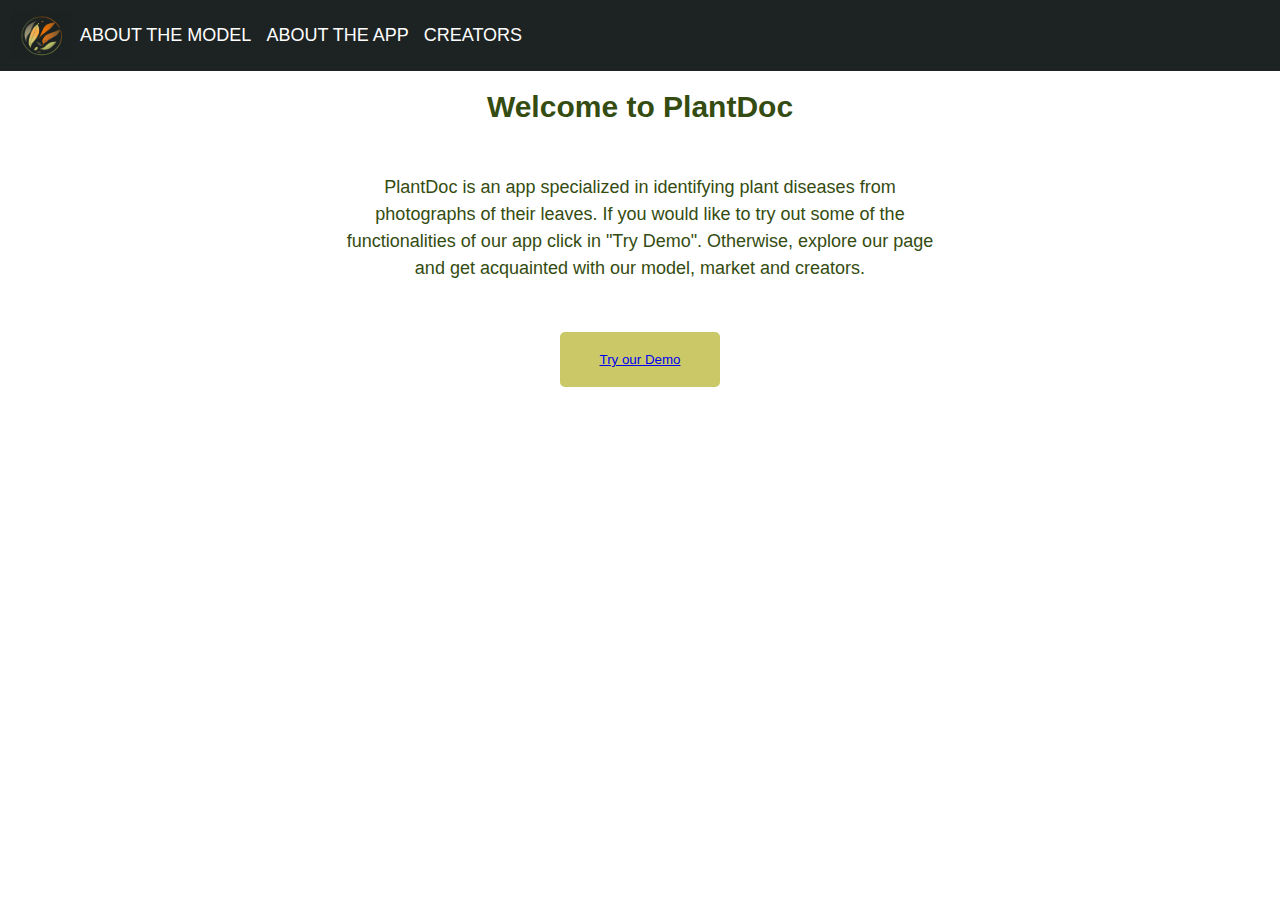
<file: index.html>
<!DOCTYPE html>
<html lang="en">
<head>
  <meta charset="UTF-8">
  <meta name="viewport" content="width=device-width, initial-scale=1.0">
  <link rel="stylesheet" href="./styles.css">
  <title>PlantDoc Demo</title>

</head>
<body>
  <header>
    <div class="top-bar">
      <div class="logo">
        <a href="./index.html">
          <img src="assets/logo.png" alt="Logo">
        </a>
      </div>
      <nav>
        <ul>
          <li><a href="./public/model_about.html">ABOUT THE MODEL</a></li>
          <li><a href="./public/app_about.html">ABOUT THE APP</a></li>
          <li><a href="./public/creators_about.html">CREATORS</a></li>
        </ul>
      </nav>
    </div>
  </header>

  <main>
    <section id="welcome-section">
      <div class="container">
        <h1>Welcome to PlantDoc</h1>
        <p class="justify">PlantDoc is an app specialized in identifying plant diseases from photographs of their leaves. If you would like to try out some of the functionalities of our app click in "Try Demo". Otherwise, explore our page and get acquainted with our model, market and creators.</p>
        <div class="try-demo-button-container">
          <button class="try-demo-button"><a href="./public/demo.html">Try our Demo</a></button>
        </div>
      </div>
    </section>
  </main>
</body>
</html>
</file>
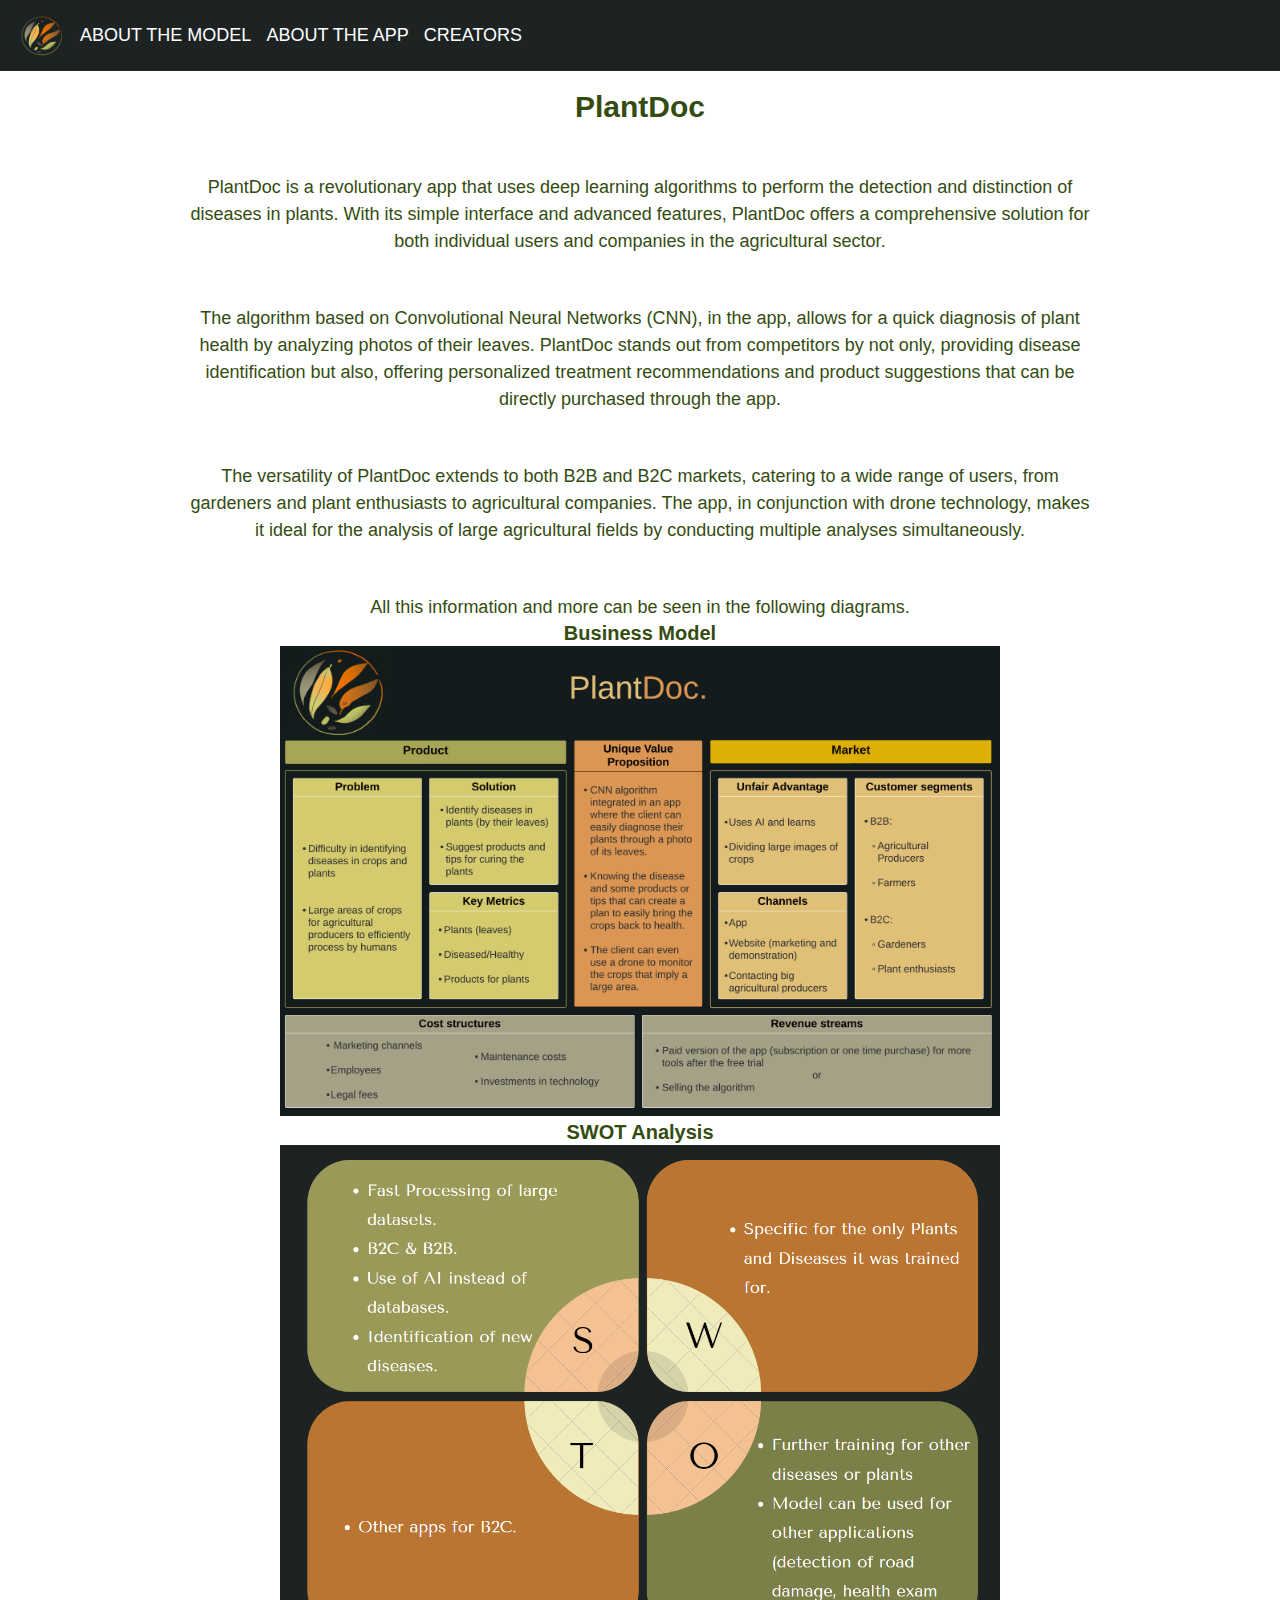
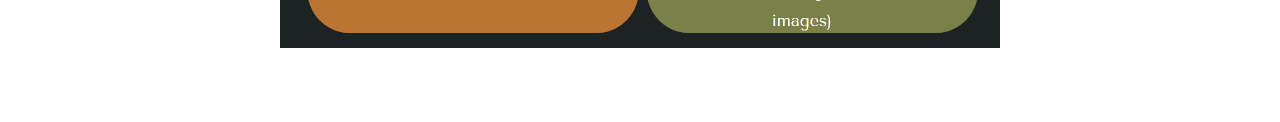
<file: public/app_about.html>
<!DOCTYPE html>
<html lang="en">
<head>
  <meta charset="UTF-8">
  <meta name="viewport" content="width=device-width, initial-scale=1.0">
  <link rel="stylesheet" href="../styles.css">
  <title>About the App</title>

</head>
<body>
  <header>
    <div class="top-bar">
      <div class="logo">
        <a href="../index.html">
          <img src="../assets/logo.png" alt="Logo">
        </a>
      </div>
      <nav>
        <ul>
          <li><a href="model_about.html">ABOUT THE MODEL</a></li>
          <li><a href="app_about.html">ABOUT THE APP</a></li>
          <li><a href="creators_about.html">CREATORS</a></li>
        </ul>
      </nav>
    </div>
  </header>

  <main>
    <section id="about-app-section">
      <div class="container">
        <h1>PlantDoc</h1>
        <p class="justify">PlantDoc is a revolutionary app that uses deep learning algorithms to perform the detection and distinction of diseases in plants. With its simple interface and advanced features, PlantDoc offers a comprehensive solution for both individual users and companies in the agricultural sector.</p>
        <p class="justify">The algorithm based on Convolutional Neural Networks (CNN), in the app, allows for a quick diagnosis of plant health by analyzing photos of their leaves. PlantDoc stands out from competitors by not only, providing disease identification but also, offering personalized treatment recommendations and product suggestions that can be directly purchased through the app.</p>
        <p class="justify">The versatility of PlantDoc extends to both B2B and B2C markets, catering to a wide range of users, from gardeners and plant enthusiasts to agricultural companies. The app, in conjunction with drone technology, makes it ideal for the analysis of large agricultural fields by conducting multiple analyses simultaneously.</p>
        <p class="justify">All this information and more can be seen in the following diagrams.</p>
        <h2>Business Model</h2>
        <img src="../assets/Business model canvas.png" alt="Business Model Canvas">
        <h2>SWOT Analysis</h2>
        <img src="../assets/swot.png" alt="SWOT Analysis">
      </div>
    </section>
  </main>
</body>
</html>
</file>
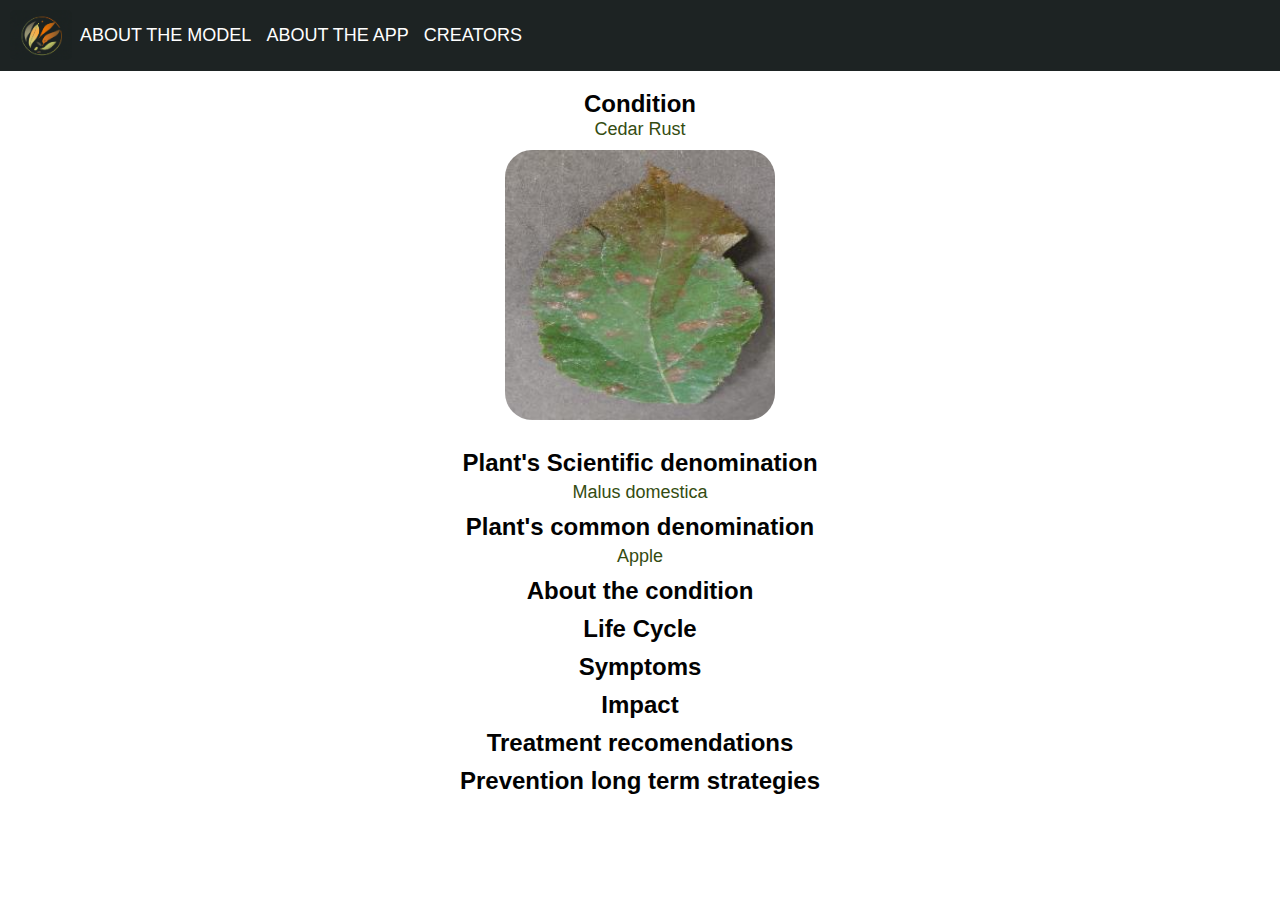
<file: public/Apple_Cedar_Rust.html>
<!DOCTYPE html>
<html lang="en">
<head>
  <meta charset="UTF-8">
  <meta name="viewport" content="width=device-width, initial-scale=1.0">
  <link rel="stylesheet" href="../styles.css">
  <title>About the App</title>

  <style>
    .center {
      text-align: center;
      display: none;
    }
  </style>

<script>
  function toggleVisibility(elementId) {
    var element = document.getElementById(elementId);
    if (element.style.display === 'none' || element.style.display === '') {
      element.style.display = 'block';
    } else {
      element.style.display = 'none';
    }
  }
</script>

</head>
<body>
  <header>
    <div class="top-bar">
      <div class="logo">
        <a href="../index.html">
          <img src="../assets/logo.png" alt="Logo">
        </a>
      </div>
      <nav>
        <ul>
          <li><a href="model_about.html">ABOUT THE MODEL</a></li>
          <li><a href="app_about.html">ABOUT THE APP</a></li>
          <li><a href="creators_about.html">CREATORS</a></li>
        </ul>
      </nav>
    </div>
  </header>

  <main>
    <section id="image-section">
      <div class="container">
        <h2 style="margin-top: 5px; margin-bottom: 0;">Condition</h2>
        <p>Cedar Rust</p>
        <img src="../assets/AppleCedarRust4.JPG" alt="Image 1">
        <h2 style="margin: 5px;">Plant's Scientific denomination</h2>
        <p>Malus domestica</p>
        <h2 style="margin: 5px;">Plant's common denomination</h2>
        <p>Apple</p>
        <h2 style="margin-top: 10px;" onclick="toggleVisibility('aboutCondition')">About the condition</h2>
        <p id="aboutCondition" class="center">Cedar Rust is a plant disease caused by a group of fungi, particularly the cedar apple rust fungus (Gymnosporangium juniperi-virginianae).</p>
        <h2 style="margin-top: 10px;" onclick="toggleVisibility('lifecycle')">Life Cycle</h2>
        <p id="lifecycle" class="center">The cedar apple rust fungus has a complex life cycle that requires both types of hosts to complete its life stages. Spores produced on infected cedar or juniper trees can travel through the air and infect apple or related fruit trees (e.g., crabapple) during the growing season.</p>
        <h2 style="margin-top: 10px;" onclick="toggleVisibility('symptoms')">Symptoms</h2>
        <p id="symptoms" class="center">Cedar rust symptoms typically appear as small, yellow-orange spots or lesions on leaves, fruit, and sometimes stems. As the disease progresses, these spots can enlarge and develop a distinctive rusty or orange color.</p>
        <h2 style="margin-top: 10px;" onclick="toggleVisibility('impact')">Impact</h2>
        <p id="impact" class="center">Cedar rust can lead to defoliation, reduced fruit quality, and, in severe cases, impact the overall health of apple trees.</p>
        <h2 style="margin-top: 10px;" onclick="toggleVisibility('treatmentrecomendations')">Treatment recomendations</h2>
        <p id="treatmentrecomendations" class="center">1. Remove and destroy any infected plant material, such as leaves and fruit, to reduce the source of spores; 2. Additionally, fungicides can be applied to apple trees as a preventive measure or when symptoms first appear. Common fungicides used for cedar apple rust control include those containing active ingredients like myclobutanil, triadimefon, or sulfur. It's essential to follow the recommended application rates and schedules provided by the fungicide manufacturer. If you would like a more organic option for controlling cedar apple rust you can use neem oil, derived from the neem tree, which has antifungal properties; Note: If you would like a more organic option for controlling cedar apple rust you can use neem oil, derived from the neem tree, which has antifungal properties.</p>
        <h2 style="margin-top: 10px;" onclick="toggleVisibility('preventionstrategies')">Prevention long term strategies</h2>
        <p id="preventionstrategies" class="center">1. Using apple tree varieties that are resistant to cedar rust; 2. Pruning can improve air circulation and sunlight penetration can help reduce the favorable conditions for cedar apple rust; 3. Removing nearby cedar or juniper trees can help break the cedar apple rust life cycle by eliminating one of the required hosts; 4. Fungicides can be applied to apple trees as a preventive measure; 5. Copper-based fungicides can be used as a preventive measure. They create a protective barrier on the plant surfaces; 6. Avoid overhead watering, as wet foliage provides a favorable environment for fungal growth. Instead, water at the base of the tree; 7. Regularly monitor apple trees for symptoms of cedar apple rust, and apply treatments at the earliest sign of infection.</p>
      </div>
    </section>
  </main>

</body>
</html>
</file>
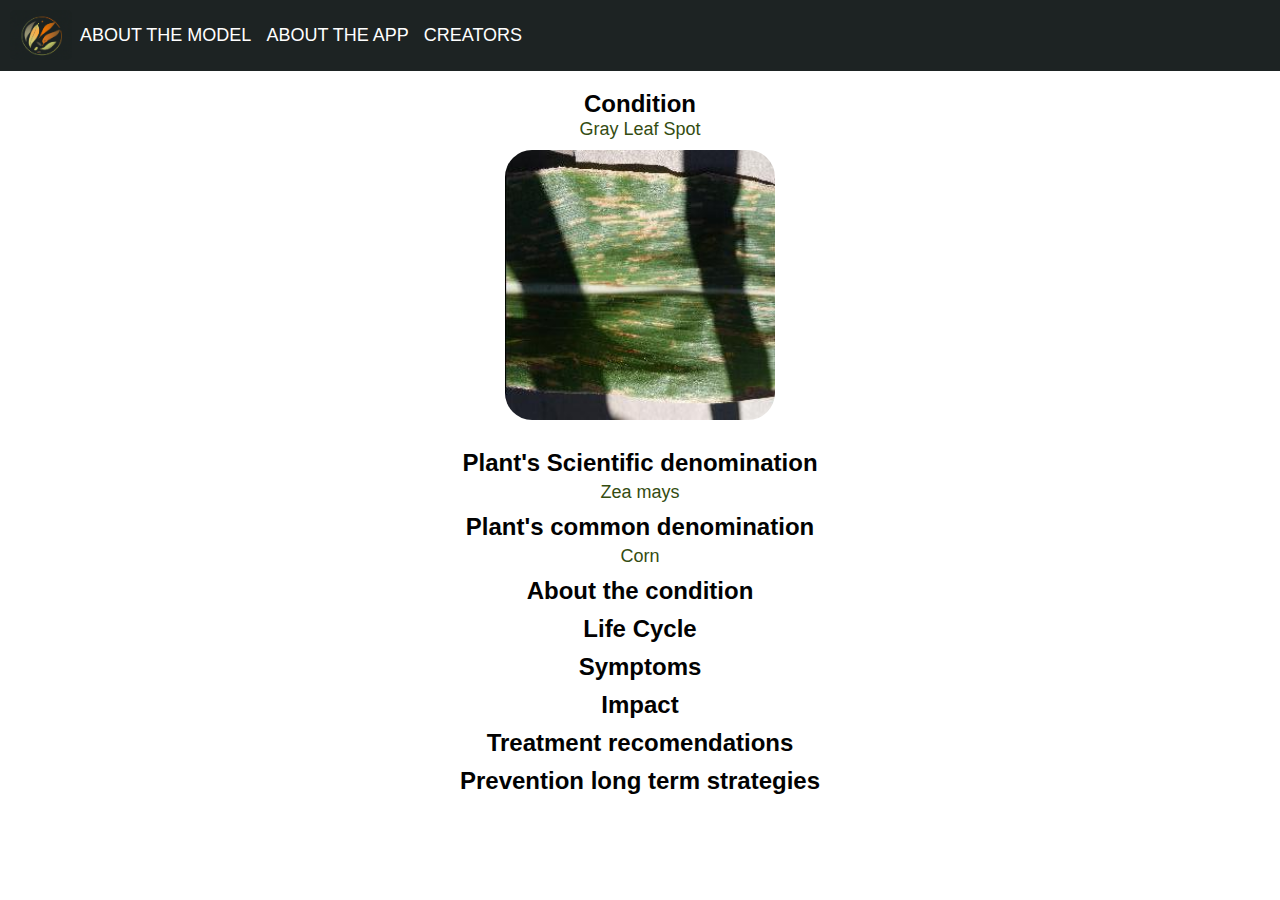
<file: public/Corn_Maize Gray_Leaf_Spot.html>
<!DOCTYPE html>
<html lang="en">
<head>
  <meta charset="UTF-8">
  <meta name="viewport" content="width=device-width, initial-scale=1.0">
  <link rel="stylesheet" href="../styles.css">
  <title>About the App</title>

  <style>
    .center {
      text-align: center;
      display: none;
    }
  </style>

<script>
  function toggleVisibility(elementId) {
    var element = document.getElementById(elementId);
    if (element.style.display === 'none' || element.style.display === '') {
      element.style.display = 'block';
    } else {
      element.style.display = 'none';
    }
  }
</script>

</head>
<body>
  <header>
    <div class="top-bar">
      <div class="logo">
        <a href="../index.html">
          <img src="../assets/logo.png" alt="Logo">
        </a>
      </div>
      <nav>
        <ul>
          <li><a href="model_about.html">ABOUT THE MODEL</a></li>
          <li><a href="app_about.html">ABOUT THE APP</a></li>
          <li><a href="creators_about.html">CREATORS</a></li>
        </ul>
      </nav>
    </div>
  </header>

  <main>
    <section id="image-section">
      <div class="container">
        <h2 style="margin-top: 5px; margin-bottom: 0;">Condition</h2>
        <p>Gray Leaf Spot</p>
        <img src="../assets/Corn_Maize Gray_Leaf_Spot 13.jpg" alt="Image 1">
        <h2 style="margin: 5px;">Plant's Scientific denomination</h2>
        <p>Zea mays</p>
        <h2 style="margin: 5px;">Plant's common denomination</h2>
        <p>Corn</p>
        <h2 style="margin-top: 10px;" onclick="toggleVisibility('aboutCondition')">About the condition</h2>
        <p id="aboutCondition" class="center">Plant disease caused by a fungus called Cercospora zeae-maydis. The fungus usually enters the leaves of corn plants through small wounds or natural openings.</p>
        <h2 style="margin-top: 10px;" onclick="toggleVisibility('lifecycle')">Life Cycle</h2>
        <p id="lifecycle" class="center">The fungus can survive on crop debris, and spores produced in infected leaves can be spread by wind, rain, or contact.</p>
        <h2 style="margin-top: 10px;" onclick="toggleVisibility('symptoms')">Symptoms</h2>
        <p id="symptoms" class="center">The most noticeable symptom is the appearance of small, rectangular lesions on the leaves. These lesions start as tiny, water-soaked spots and gradually enlarge, turning gray or tan with a dark border. In severe cases, the lesions can coalesce, covering large portions of the leaf surface.</p>
        <h2 style="margin-top: 10px;" onclick="toggleVisibility('impact')">Impact</h2>
        <p id="impact" class="center">Gray Leaf Spot can reduce the photosynthetic area of the leaves, affecting the plant's ability to produce energy through photosynthesis. This can lead to reduced yield and overall plant health if not properly managed.</p>
        <h2 style="margin-top: 10px;" onclick="toggleVisibility('treatmentrecomendations')">Treatment recomendations</h2>
        <p id="treatmentrecomendations" class="center">1. Fungicides containing triazole compounds (e.g., azoxystrobin, propiconazole, and tebuconazole) are effective against Gray Leaf Spot. These can be applied preventively or when symptoms first appear; 2. Fungicides like pyraclostrobin and azoxystrobin, which belong to the strobilurin class, provide good control of Gray Leaf Spot; 3. Combination products, which combine active ingredients from different classes, can provide a broad-spectrum control.</p>
        <h2 style="margin-top: 10px;" onclick="toggleVisibility('preventionstrategies')">Prevention long term strategies</h2>
        <p id="preventionstrategies" class="center">1. Crop rotation and tillage can help reduce the survival of the fungus; 2. Planting corn at wider row spacings can improve air circulation, creating an environment less favorable for disease development; 3. Using corn varieties with genetic resistance to Gray Leaf Spot can be an effective management strategy; 4. Regularly monitor corn fields for symptoms of Gray Leaf Spot and implementing a fungicide treatment at the first sign of infection can help prevent the disease from spreading; Note: Applying fungicidal seed treatments can protect young plants from early-season infections; 5. Adequate levels of certain nutrients, particularly nitrogen, can contribute to plant health and resilience against diseases. However, nutrient management should be based on soil tests and crop needs.</p>
        
      </div>
    </section>
  </main>

</body>
</html>
</file>
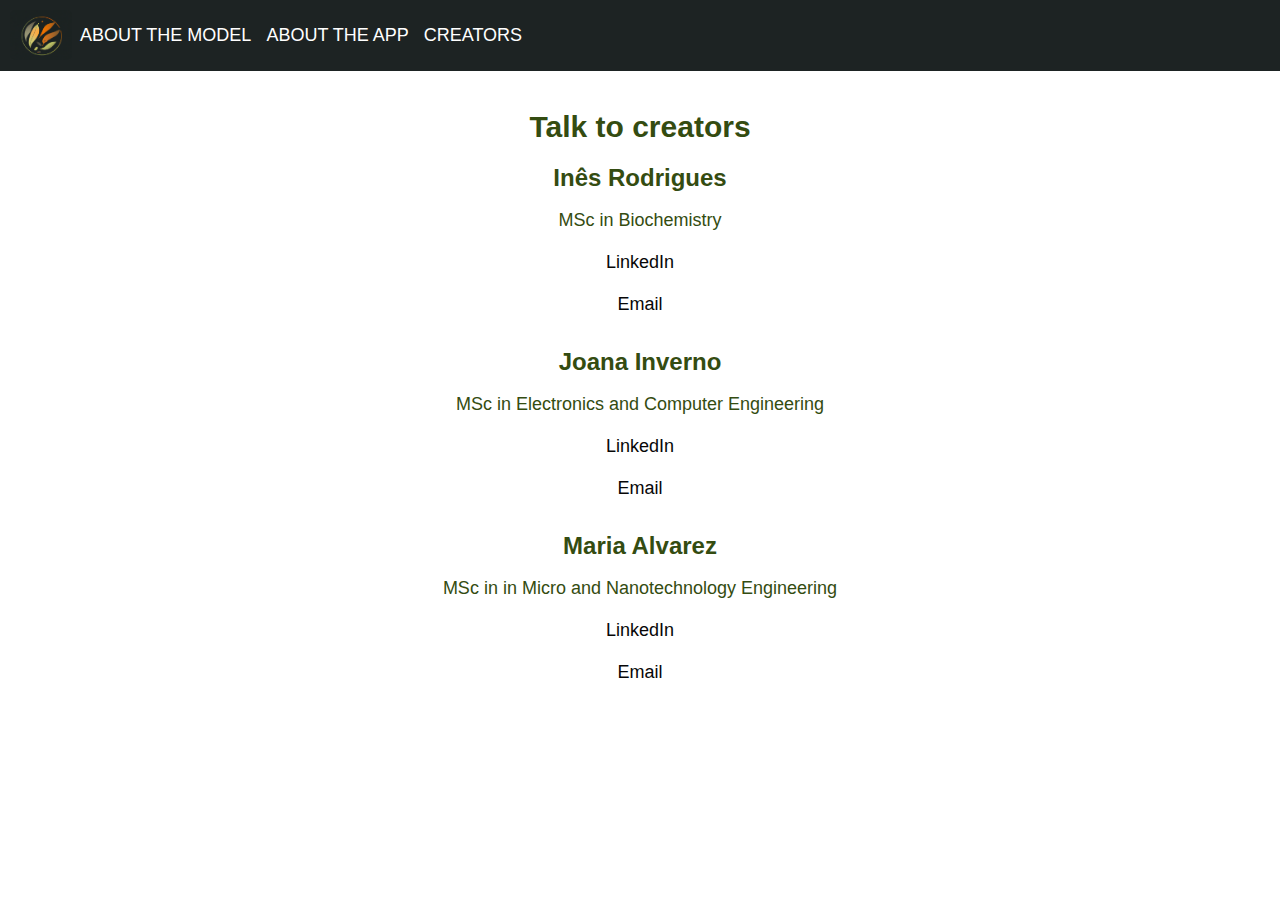
<file: public/creators_about.html>
<!DOCTYPE html>
<html lang="en">
<head>
  <meta charset="UTF-8">
  <meta name="viewport" content="width=device-width, initial-scale=1.0">
  <link rel="stylesheet" href="../styles.css">
  <title>About the App</title>

</head>
<body>
  <header>
    <div class="top-bar">
      <div class="logo">
        <a href="../index.html">
          <img src="../assets/logo.png" alt="Logo">
        </a>
      </div>
      <nav>
        <ul>
          <li><a href="model_about.html">ABOUT THE MODEL</a></li>
          <li><a href="app_about.html">ABOUT THE APP</a></li>
          <li><a href="creators_about.html">CREATORS</a></li>
        </ul>
      </nav>
    </div>
  </header>

  <main>
    <section id="creators-section">
      <div class="container">
        <h1>Talk to creators</h1>
        <div class="author">
          <h2>Inês Rodrigues</h2>
          <p>MSc in Biochemistry</p>
          <p><a href="https://www.linkedin.com/in/in%C3%AAs-rodrigues-0bba95158/" target="_blank">LinkedIn</a></p>
          <p><a href="mailto:ia.rodrigues@campus.fct.unl.pt">Email</a></p>
        </div>
        <div class="author">
          <h2>Joana Inverno</h2>
          <p>MSc in Electronics and Computer Engineering</p>
          <p><a href="https://www.linkedin.com/in/joana-inverno/" target="_blank">LinkedIn</a></p>
          <p><a href="mailto:jc.inverno@campus.fct.unl.pt ">Email</a></p>
        </div>
        <div class="author">
          <h2>Maria Alvarez</h2>
          <p>MSc in  in Micro and Nanotechnology Engineering</p>
          <p><a href="https://www.linkedin.com/in/-maria-alvarez-/" target="_blank">LinkedIn</a></p>
          <p><a href="mailto:maria.mtn.alvarez@gmail.com">Email</a></p>
        </div>
      </div>
    </section>
  </main>
</body>
</html>
</file>
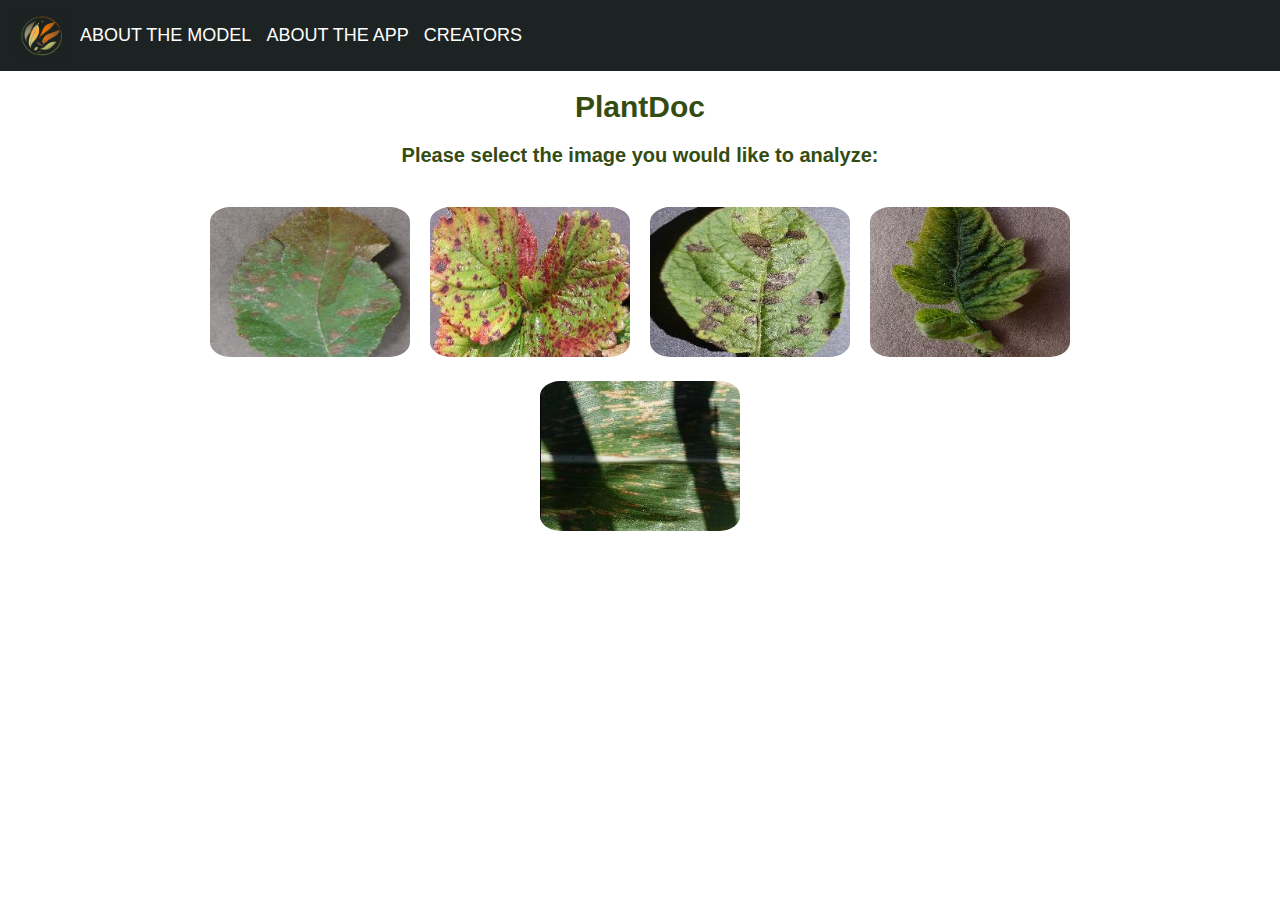
<file: public/demo.html>
<!DOCTYPE html>
<html lang="en">
<head>
  <meta charset="UTF-8">
  <meta name="viewport" content="width=device-width, initial-scale=1.0">
  <link rel="stylesheet" href="../styles.css">
  <title>Demo</title>

</head>
<body>
  <header>
    <div class="top-bar">
      <div class="logo">
        <a href="../index.html">
          <img src="../assets/logo.png" alt="Logo">
        </a>
      </div>
      <nav>
        <ul>
          <li><a href="../public/model_about.html">ABOUT THE MODEL</a></li>
          <li><a href="../public/app_about.html">ABOUT THE APP</a></li>
          <li><a href="../public/creators_about.html">CREATORS</a></li>
        </ul>
      </nav>
    </div>
  </header>

  <main>
    <section id="welcome-section">
      <div class="container">
        <h1>PlantDoc</h1>
        <h2>Please select the image you would like to analyze:</h2>
      </div>
    </section>

    <section id="image-carousel">
      <div class="container">
        <div class="carousel">
          <a href="../public/Apple_Cedar_Rust.html"><img src="../assets/AppleCedarRust4.JPG" alt="Image 1"></a>
          <a href="../public/Strawberry_Leaf_Scorch.html"><img src="../assets/Strawberry Leaf_Scorch_1.jpg" alt="Image 2"></a>
          <a href="../public/Potato_Early_Blight.html"><img src="../assets/PotatoEarlyBlight2.JPG" alt="Image 3"></a>
          <a href="../public/Tomato_Yellow_Curl_Virus1.html"><img src="../assets/TomatoYellowCurlVirus1.JPG" alt="Image 4"></a>
          <a href="../public/Corn_Maize Gray_Leaf_Spot.html"><img src="../assets/Corn_Maize Gray_Leaf_Spot 13.jpg" alt="Image 5"></a>
        </div>
      </div>
    </section>
  </main>
</body>
</html>
</file>
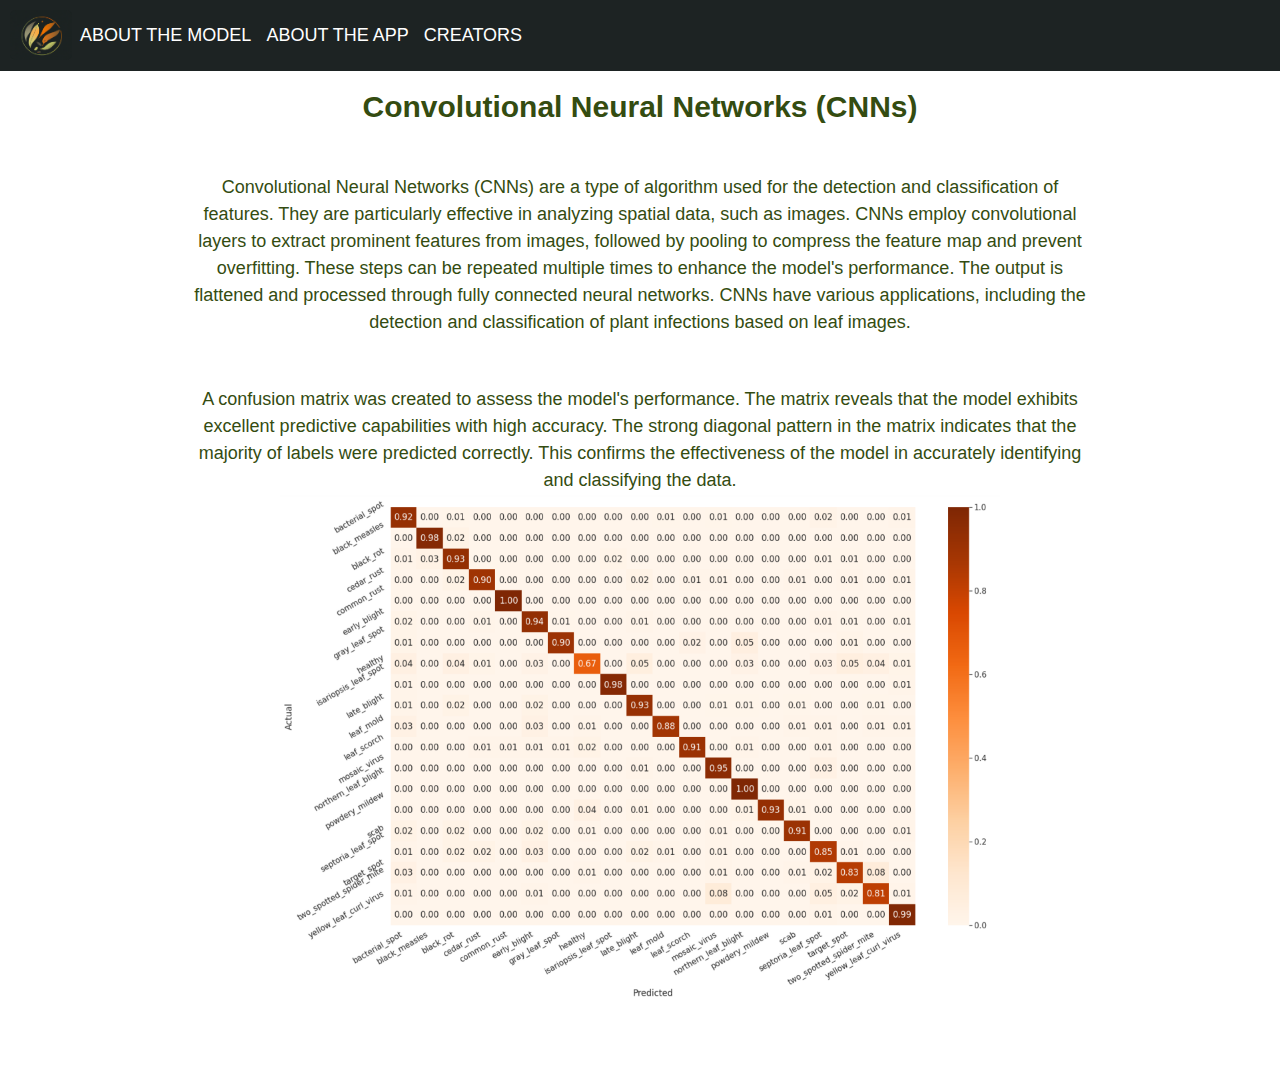
<file: public/model_about.html>
<!DOCTYPE html>
<html lang="en">
<head>
  <meta charset="UTF-8">
  <meta name="viewport" content="width=device-width, initial-scale=1.0">
  <link rel="stylesheet" href="../styles.css">
  <title>About the Model</title>

</head>
<body>
  <header>
    <div class="top-bar">
      <div class="logo">
        <a href="../index.html">
          <img src="../assets/logo.png" alt="Logo">
        </a>
      </div>
      <nav>
        <ul>
          <li><a href="model_about.html">ABOUT THE MODEL</a></li>
          <li><a href="app_about.html">ABOUT THE APP</a></li>
          <li><a href="creators_about.html">CREATORS</a></li>
        </ul>
      </nav>
    </div>
  </header>

  <main>
    <section id="about-model-section">
      <div class="container">
        <h1>Convolutional Neural Networks (CNNs)</h1>
        <p class="justify">Convolutional Neural Networks (CNNs) are a type of algorithm used for the detection and classification of features. They are particularly effective in analyzing spatial data, such as images. CNNs employ convolutional layers to extract prominent features from images, followed by pooling to compress the feature map and prevent overfitting. These steps can be repeated multiple times to enhance the model's performance. The output is flattened and processed through fully connected neural networks. CNNs have various applications, including the detection and classification of plant infections based on leaf images.</p>
        <p class="justify">A confusion matrix was created to assess the model's performance. The matrix reveals that the model exhibits excellent predictive capabilities with high accuracy. The strong diagonal pattern in the matrix indicates that the majority of labels were predicted correctly. This confirms the effectiveness of the model in accurately identifying and classifying the data.</p>
        <img src="../assets/confusion_matrix.png" alt="Confusion Matrix">
      </div>
    </section>
  </main>
</body>
</html>
</file>
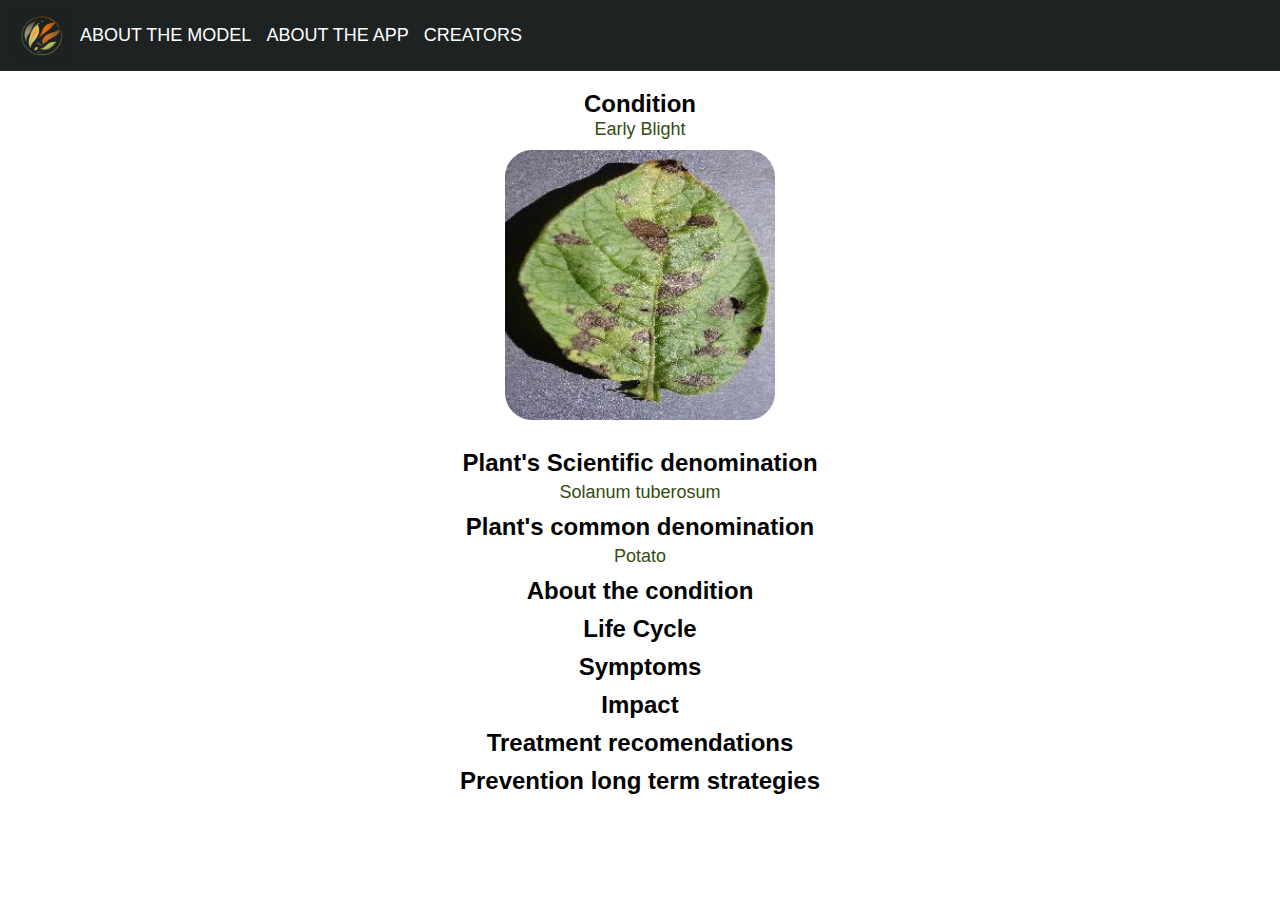
<file: public/Potato_Early_Blight.html>
<!DOCTYPE html>
<html lang="en">
<head>
  <meta charset="UTF-8">
  <meta name="viewport" content="width=device-width, initial-scale=1.0">
  <link rel="stylesheet" href="../styles.css">
  <title>About the App</title>

  <style>
    .center {
      text-align: center;
      display: none;
    }
  </style>

<script>
  function toggleVisibility(elementId) {
    var element = document.getElementById(elementId);
    if (element.style.display === 'none' || element.style.display === '') {
      element.style.display = 'block';
    } else {
      element.style.display = 'none';
    }
  }
</script>

</head>
<body>
  <header>
    <div class="top-bar">
      <div class="logo">
        <a href="../index.html">
          <img src="../assets/logo.png" alt="Logo">
        </a>
      </div>
      <nav>
        <ul>
          <li><a href="model_about.html">ABOUT THE MODEL</a></li>
          <li><a href="app_about.html">ABOUT THE APP</a></li>
          <li><a href="creators_about.html">CREATORS</a></li>
        </ul>
      </nav>
    </div>
  </header>

  <main>
    <section id="image-section">
      <div class="container">
        <h2 style="margin-top: 5px; margin-bottom: 0;">Condition</h2>
        <p>Early Blight</p>
        <img src="../assets/PotatoEarlyBlight2.JPG" alt="Image 1">
        <h2 style="margin: 5px;">Plant's Scientific denomination</h2>
        <p>Solanum tuberosum</p>
        <h2 style="margin: 5px;">Plant's common denomination</h2>
        <p>Potato</p>
        <h2 style="margin-top: 10px;" onclick="toggleVisibility('aboutCondition')">About the condition</h2>
        <p id="aboutCondition" class="center">Early Blight is a common fungal disease in potatoes caused by the fungus Alternaria solani.</p>
        <h2 style="margin-top: 10px;" onclick="toggleVisibility('lifecycle')">Life Cycle</h2>
        <p id="lifecycle" class="center">Early Blight spreads through spores produced on infected plant debris, soil, or other contaminated materials. Warm and humid conditions favor its development.</p>
        <h2 style="margin-top: 10px;" onclick="toggleVisibility('symptoms')">Symptoms</h2>
        <p id="symptoms" class="center">The disease primarily affects the leaves of the potato plant. It starts with the appearance of small, dark brown lesions with concentric rings, resembling a target. These lesions may expand and merge, leading to the browning and wilting of leaves. In severe cases, it can affect stems and tubers.</p>
        <h2 style="margin-top: 10px;" onclick="toggleVisibility('impact')">Impact</h2>
        <p id="impact" class="center">The disease can reduce the photosynthetic area of the leaves, affecting the plant's ability to produce energy. Severe infections may lead to reduced yield and quality of potato tubers.</p>
        <h2 style="margin-top: 10px;" onclick="toggleVisibility('treatmentrecomendations')">Treatment recomendations</h2>
        <p id="treatmentrecomendations" class="center">1. Remove and destroy any infected plant material to reduce the source of spores; 2. Application of fungicides containing active ingredients like chlorothalonil, mancozeb, or copper-based compounds can help manage Early Blight. Regular and timely application, following recommended dosage and schedule, is essential for effectiveness.</p>
        <h2 style="margin-top: 10px;" onclick="toggleVisibility('preventionstrategies')">Prevention long term strategies</h2>
        <p id="preventionstrategies" class="center">1. Planting potato varieties that are resistant or less susceptible to Early Blight can be an effective long-term strategy. Resistant varieties are bred to withstand the disease, reducing the need for extensive chemical treatments; 2. Practicing crop rotation helps disrupt the disease cycle. Avoid planting potatoes or other susceptible crops in the same location for consecutive growing seasons; 3. Planting potatoes with adequate spacing promotes better air circulation, reducing the humidity around the plants. This can create an environment less favorable for the development and spread of Early Blight; 4. Regularly inspect the potato plants for symptoms of Early Blight. Promptly remove and destroy infected leaves and plant debris to limit the source of spores; 5. Applying organic mulch around the base of the potato plants can help prevent soil splash, which may carry fungal spores. Mulching also helps maintain consistent soil moisture; 6. Watering at the base of the plants instead of using overhead irrigation can minimize leaf wetness, creating an environment less conducive to fungal growth; 7. Practices such as proper field sanitation, weed control, and balanced fertilization contribute to overall plant health and resilience against diseases.</p>
        
      </div>
    </section>
  </main>

</body>
</html>
</file>
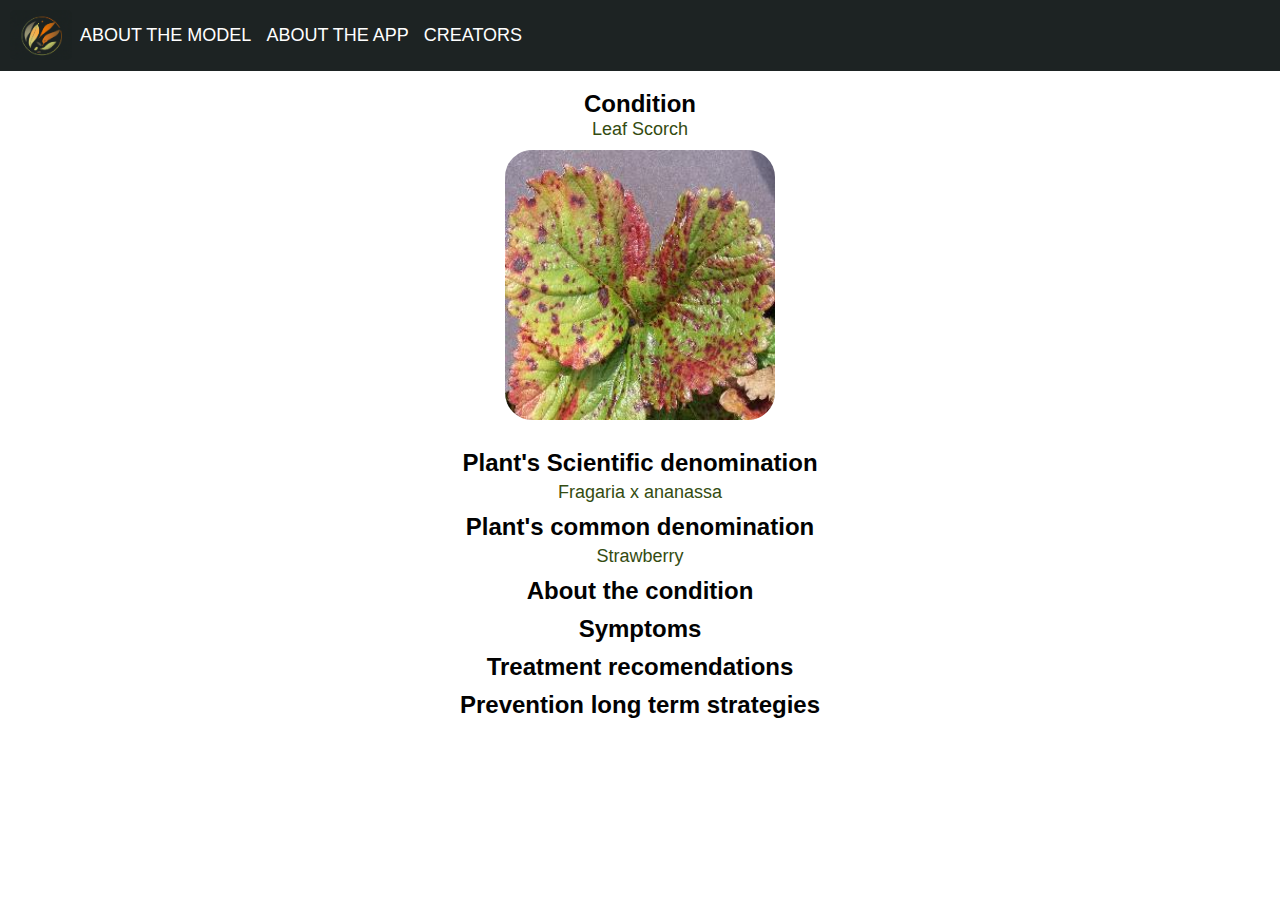
<file: public/Strawberry_Leaf_Scorch.html>
<!DOCTYPE html>
<html lang="en">
<head>
  <meta charset="UTF-8">
  <meta name="viewport" content="width=device-width, initial-scale=1.0">
  <link rel="stylesheet" href="../styles.css">
  <title>About the App</title>

  <style>
    .center {
      text-align: center;
      display: none;
    }
  </style>

<script>
  function toggleVisibility(elementId) {
    var element = document.getElementById(elementId);
    if (element.style.display === 'none' || element.style.display === '') {
      element.style.display = 'block';
    } else {
      element.style.display = 'none';
    }
  }
</script>

</head>
<body>
  <header>
    <div class="top-bar">
      <div class="logo">
        <a href="../index.html">
          <img src="../assets/logo.png" alt="Logo">
        </a>
      </div>
      <nav>
        <ul>
          <li><a href="model_about.html">ABOUT THE MODEL</a></li>
          <li><a href="app_about.html">ABOUT THE APP</a></li>
          <li><a href="creators_about.html">CREATORS</a></li>
        </ul>
      </nav>
    </div>
  </header>

  <main>
    <section id="image-section">
      <div class="container">
        <h2 style="margin-top: 5px; margin-bottom: 0;">Condition</h2>
        <p>Leaf Scorch</p>
        <img src="../assets/Strawberry Leaf_Scorch_1.jpg" alt="Image 1">
        <h2 style="margin: 5px;">Plant's Scientific denomination</h2>
        <p>Fragaria x ananassa</p>
        <h2 style="margin: 5px;">Plant's common denomination</h2>
        <p>Strawberry</p>
        <h2 style="margin-top: 10px;" onclick="toggleVisibility('aboutCondition')">About the condition</h2>
        <p id="aboutCondition" class="center">Condition often caused by various environmental factors or diseases such as:ntense sunlight and high temperatures, fungal diseases, such as leaf spot or anthracnose, can cause leaf scorch, inconsistent or inadequate watering, poor soil conditions (such as overly compacted soil or soil with insufficient nutrients) and excessive amounts applied od certain chemicals or fertilizers.</p>
        <h2 style="margin-top: 10px;" onclick="toggleVisibility('symptoms')">Symptoms</h2>
        <p id="symptoms" class="center">Leaf scorch in strawberries is a condition characterized by the browning or yellowing of leaf margins and the spaces between veins. This discoloration often resembles the effect of leaves being scorched by heat or drought. The affected areas may also show necrosis, or cell death, leading to a dry and crispy texture.</p>
        <h2 style="margin-top: 10px;" onclick="toggleVisibility('treatmentrecomendations')">Treatment recomendations</h2>
        <p id="treatmentrecomendations" class="center">1. Promptly remove and destroy any infected or damaged plant material; 2. If fungal diseases are contributing to leaf scorch, first, identify the specific fungal pathogens causing the issue. Afterwards, apply fungicides containing appropriate active ingredients, such as copper-based fungicides, following recommended guidelines; Note: Have in consideration the prevention techniques when the cause for the condition is not caused by fungal infection.</p>
        <h2 style="margin-top: 10px;" onclick="toggleVisibility('preventionstrategies')">Prevention long term strategies</h2>
        <p id="preventionstrategies" class="center">1. Ensure strawberries receive consistent and adequate water, especially during dry and hot periods; 2. Provide some shade during intense sunlight, particularly in regions with hot climates; 3. Maintain well-draining and nutrient-rich soil for optimal plant health; 4. Ensuring good air circulation around strawberry plants helps prevent the development of fungal diseases. Proper spacing and pruning can contribute to better airflow; 5. Apply appropriate fungicides or treatments to prevent or manage fungal diseases and follow recommended guidelines for fertilization to avoid chemical burn; 6. Planting strawberry varieties that are resistant to common fungal diseases can be a proactive measure.</p>
        
      </div>
    </section>
  </main>
 
</body>
</html>
</file>
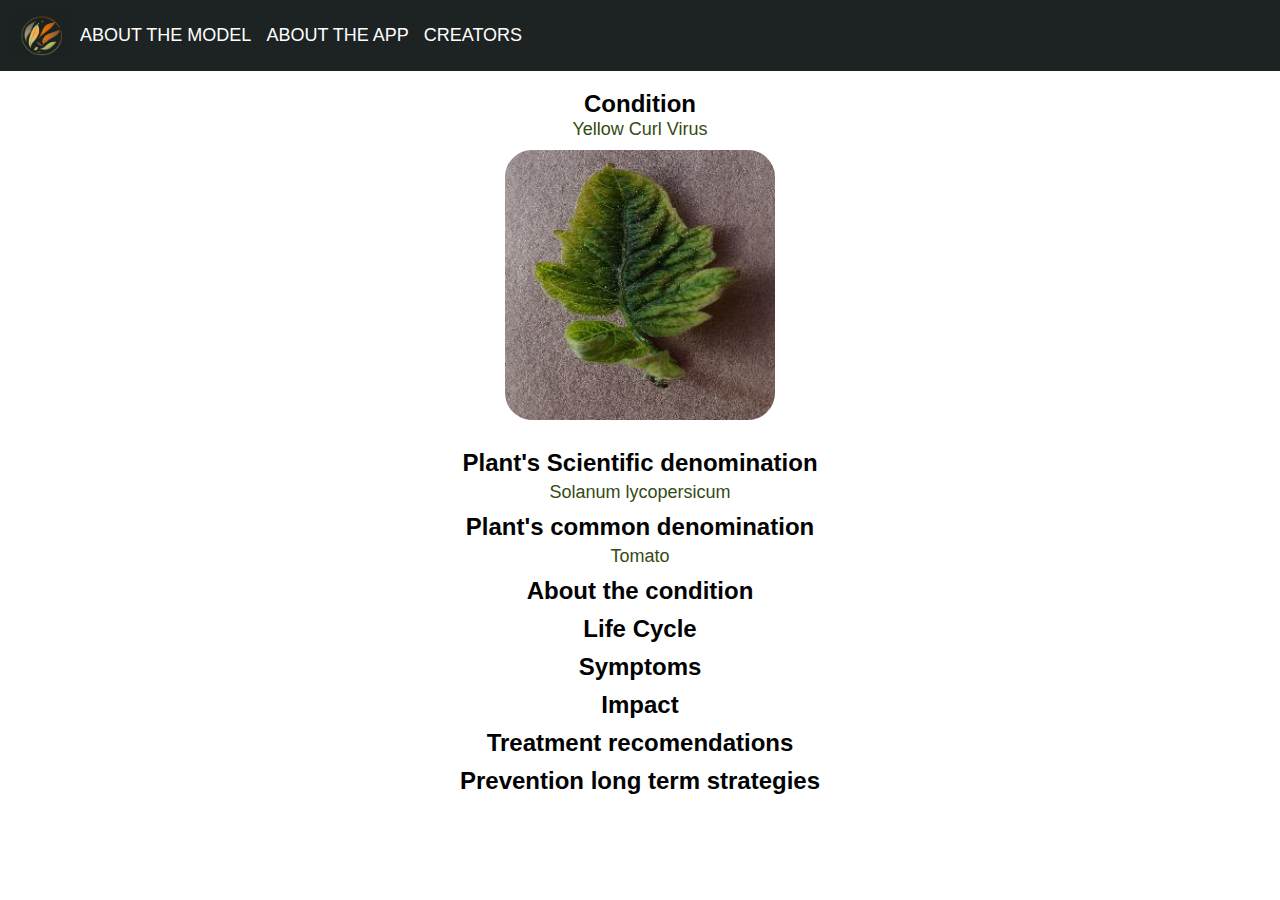
<file: public/Tomato_Yellow_Curl_Virus1.html>
<!DOCTYPE html>
<html lang="en">
<head>
  <meta charset="UTF-8">
  <meta name="viewport" content="width=device-width, initial-scale=1.0">
  <link rel="stylesheet" href="../styles.css">
  <title>About the App</title>

  <style>
    .center {
      text-align: center;
      display: none;
    }
  </style>

<script>
  function toggleVisibility(elementId) {
    var element = document.getElementById(elementId);
    if (element.style.display === 'none' || element.style.display === '') {
      element.style.display = 'block';
    } else {
      element.style.display = 'none';
    }
  }
</script>


</head>
<body>
  <header>
    <div class="top-bar">
      <div class="logo">
        <a href="../index.html">
          <img src="../assets/logo.png" alt="Logo">
        </a>
      </div>
      <nav>
        <ul>
          <li><a href="model_about.html">ABOUT THE MODEL</a></li>
          <li><a href="app_about.html">ABOUT THE APP</a></li>
          <li><a href="creators_about.html">CREATORS</a></li>
        </ul>
      </nav>
    </div>
  </header>

  <main>
    <section id="image-section">
      <div class="container">
        <h2 style="margin-top: 5px; margin-bottom: 0;">Condition</h2>
        <p>Yellow Curl Virus</p>
        <img src="../assets/TomatoYellowCurlVirus1.JPG" alt="Image 1">
        <h2 style="margin: 5px;">Plant's Scientific denomination</h2>
        <p>Solanum lycopersicum</p>
        <h2 style="margin: 5px;">Plant's common denomination</h2>
        <p>Tomato</p>
        <h2 style="margin-top: 10px;" onclick="toggleVisibility('aboutCondition')">About the condition</h2>
        <p id="aboutCondition" class="center">Yellow Curl Virus, often referred to as Tomato Yellow Leaf Curl Virus (TYLCV), is a viral infection that affects tomato plants. It is caused by a group of viruses belonging to the genus Begomovirus.</p>
        <h2 style="margin-top: 10px;" onclick="toggleVisibility('lifecycle')">Life Cycle</h2>
        <p id="lifecycle" class="center">Whiteflies (Bemisia tabaci), tiny insects that feed on the sap of plants, transmit the virus when they feed on an infected plant and then move to a healthy one.</p>
        <h2 style="margin-top: 10px;" onclick="toggleVisibility('symptoms')">Symptoms</h2>
        <p id="symptoms" class="center">The most noticeable symptom is the yellowing (which usually starts from the lower leaves and progresses upward) and upward curling of tomato leaves, particularly the younger ones. The leaf curling is also often accompanied by a reduction in leaf size, giving the plant a stunted appearance.</p>
        <h2 style="margin-top: 10px;" onclick="toggleVisibility('impact')">Impact</h2>
        <p id="impact" class="center">TYLCV can severely affect tomato plants. Infected plants may produce fewer fruits, and the quality of the fruits can be compromised.</p>
        <h2 style="margin-top: 10px;" onclick="toggleVisibility('treatmentrecomendations')">Treatment recomendations</h2>
        <p id="treatmentrecomendations" class="center">1. Promptly remove and destroy infected plants to prevent the spread of the virus to healthy plants; 2. No specific antiviral treatment available; Note: Viral infections in plants are generally challenging to manage directly because once a plant is infected, the virus replicates within the plant cells, making it difficult to target the virus without harming the plant. The primary focus in managing viral diseases in plants, including TYLCV, involves preventive measures and strategies to reduce the spread and impact of the virus.</p>
        <h2 style="margin-top: 10px;" onclick="toggleVisibility('preventionstrategies')">Prevention long term strategies</h2>
        <p id="preventionstrategies" class="center">1. Planting tomato varieties that are resistant to TYLCV is a crucial preventive measure. Many agricultural research programs have developed TYLCV-resistant tomato varieties; 2. Since whiteflies transmit TYLCV, controlling whitefly populations is essential. On the one hand, by using chemical insecticides can be used to manage whiteflies. However, it's crucial to choose products that are effective against whiteflies and safe for tomato plants. On the other hand, Introducing natural enemies of whiteflies, such as predatory insects (e.g., ladybugs) or parasitic wasps, can help keep whitefly populations in check; Note: If you would like a more organic option for controlling cedar apple rust you can use neem oil, derived from the neem tree, which has antifungal properties; 3. Avoid planting tomatoes in the same location year after year. Rotate crops to disrupt the life cycle of whiteflies and reduce the buildup of the virus in the soil; 4. Eliminate weeds that may serve as alternative hosts for whiteflies and the virus; 5. Implementing good agricultural practices, such as proper spacing between plants, can enhance air circulation and reduce the likelihood of whitefly infestations; 6. Regularly inspect tomato plants for symptoms of TYLCV; 7. Some plants act as natural repellents for whiteflies. Intercropping tomatoes with plants like marigolds or basil can help deter whiteflies; 8. Adjust environmental factors such as temperature and humidity to create conditions less favorable for whitefly proliferation.</p>
      </div>
    </section>
  </main>
 
</body>
</html>
</file>
<file: styles.css>
body {    
  background-image: url(https://images.rawpixel.com/image_800/czNmcy1wcml2YXRlL3Jhd3BpeGVsX2ltYWdlcy93ZWJzaXRlX2NvbnRlbnQvbHIvcm00MjItMDQ3LWtxOTJ3eDl5LmpwZw.jpg);
    background-repeat: no-repeat;
    background-size:cover;
    background-position: center;
    background-attachment: fixed;
    color: rgba(52,76,17);
    padding: 0;
    font-family: Helvetica, sans-serif;
    margin: 50px 0;
}
  
header {
  position: fixed;
  top: 0;
  left: 0;
  width: 100%;
  height: fit-content;
  display:inline-block;
  flex-direction: column;
  align-items: center;
  background-color: #1D2323;
  padding: 20px;
}
  
.top-bar {
  display: inline-block;
  flex-direction: column;
  align-items: center;
  margin-right: 0px;
  margin-left: 50px;
  margin-top: 0px;
  padding-top: 20px;
}
  
  .logo img {
    display: inline-block;
    max-height: 50px;
    position: fixed;
    top: 10px;
    left: 10px;
    height: 100px;
    width: auto;
  }
  
  nav ul {
    list-style-type: none;
    margin: 0;
    padding: 0;
    display: flex;
    flex-wrap: wrap;
    justify-content: center;
  }
  
  nav ul li {
    margin-right: 15px;
  }
  
  nav ul li a {
    color: white;
    text-decoration: none;
    font-size: large;
  }
  
  nav ul li a:hover {
    color: #999;
  }
  
  main {
    padding: 20px;
    text-align: center;
  }
  
  .container {
    max-width: 900px;
    margin: 0 auto;
  }
  
  h1 {
    font-size: 30px;
    margin-bottom: 20px;
  }

  h2 {
    font-size: 20px;
    margin-bottom: 1px;
    margin-top: 1px;
  }
  
  p {
    margin-bottom: 1px;
    margin-top: 1px;
  }
  
  #image-carousel {
    margin-top: 30px;
  }
  
  .carousel {
    display: flex;
    flex-wrap: wrap;
    justify-content: center;
  }
  
  .carousel a {
    margin: 10px;
  }
  
  .carousel img {
    width: 200px;
    height: 150px;
    object-fit: cover;
  }

div div a img{
    border-radius: 10%;
}


.justify {
    text-align: center;
    margin-top: 50px;
}

/* creators about */
#creators-section {
    padding: 20px;
}
  
.author {
    display: block;
    width: 100%;
    text-align: center;
    margin-bottom: 30px;
    margin-right: 10%;
}
  
.author h2 {
    font-size: 24px;
    margin-bottom: 10px;
}

.author p {
    margin: 15px 0;
    line-height: 1.5;
    font-size: large;
}

.author a {
    color: rgb(7, 7, 7);
    text-decoration: none;
}

.author a:hover {
    color: #999;
}



/* individual plants */

#image-section {
    margin-top: 20px;
  }
  
  #image-section img {
    width: 30%;
    height: auto;
    margin-bottom: 20px;
    margin-bottom: 20px;
    border-radius: 10%;
  }
  
  #image-section h2 {
    font-size: 24px;
    margin-bottom: 10px;
    cursor: pointer;
    color: rgb(2, 2, 2);
    text-decoration:solid;
  }
  
  #image-section p {
    margin-bottom: 10px;
    font-size: large;
    width: 60%;
    margin-left: 20%;
  }

  #about-model-section p {
    line-height: 1.5;
    font-size: large;
  }

  #about-model-section img {
    width: 80%;
  }

  #about-app-section p {
    line-height: 1.5;
    font-size: large;
  }

  #about-app-section img {
    width: 80%;
  }

  #welcome-section p {
    line-height: 1.5;
    font-size: large;
  }
  
  .top-bar {
    padding: 5px 10px;
  }
  
  #welcome-section .container {
    margin: 0 auto;
  }
  
  #welcome-section .container {
    max-width: 600px;
    margin-top: 0 auto;
  }

  .try-demo-button-container {
    text-align: center;
    margin-top: 50px;
  }

  .try-demo-button {
    display: inline-block;
    padding: 20px 40px;
    background-color: #CBC967;
    color: white;
    text-decoration: none;
    border: none;
    border-radius: 5px;
    cursor: pointer;
  }
</file>
